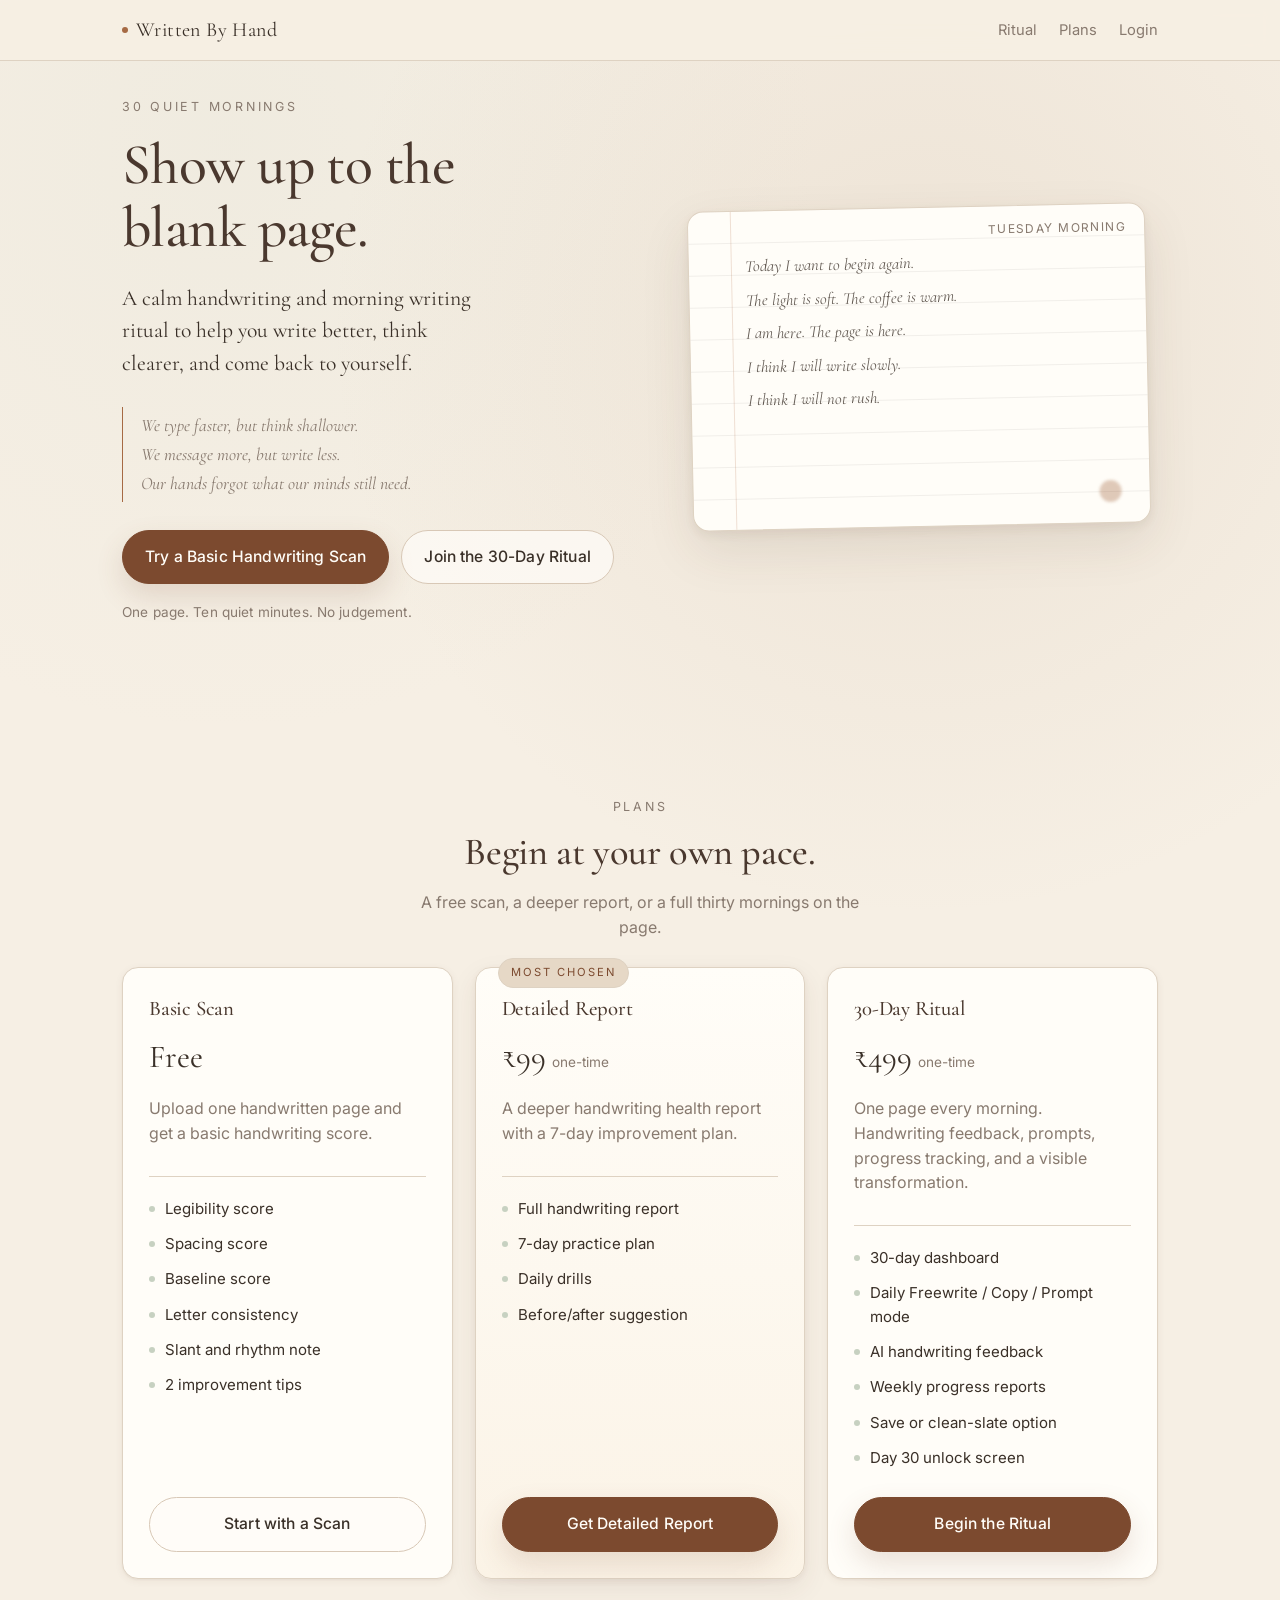
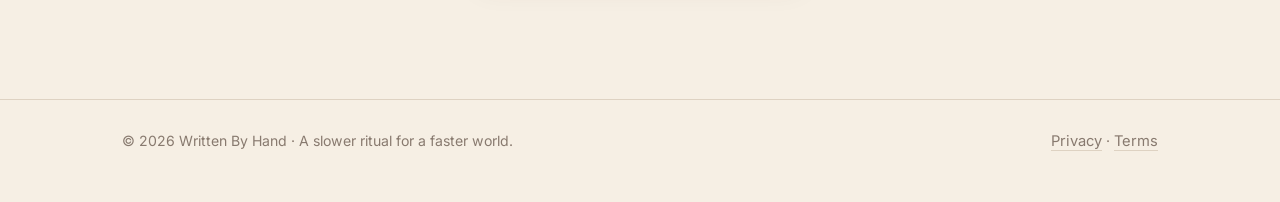
<file: index.html>
<!DOCTYPE html>
<html lang="en">
<head>
  <meta charset="UTF-8" />
  <meta name="viewport" content="width=device-width, initial-scale=1.0" />
  <meta name="theme-color" content="#F7F1E8" />
  <title>Written By Hand — Show up to the blank page.</title>
  <meta name="description" content="A calm handwriting and morning writing ritual to help you write better, think clearer, and come back to yourself." />
  <link rel="preconnect" href="https://fonts.googleapis.com" />
  <link rel="preconnect" href="https://fonts.gstatic.com" crossorigin />
  <link href="https://fonts.googleapis.com/css2?family=Cormorant+Garamond:ital,wght@0,400;0,500;1,400&family=Inter:wght@400;500;600&display=swap" rel="stylesheet" />
  <link rel="stylesheet" href="css/styles.css" />
</head>
<body>
  <header class="site-header">
    <div class="container row">
      <a class="wordmark" href="index.html"><span class="dot"></span>Written By Hand</a>
      <nav class="nav-links">
        <a href="dashboard.html">Ritual</a>
        <a href="#plans">Plans</a>
        <a href="#login">Login</a>
      </nav>
    </div>
  </header>

  <main>
    <!-- Hero -->
    <section class="hero">
      <div class="container">
        <div class="grid">
          <div>
            <div class="eyebrow">30 Quiet Mornings</div>
            <h1>Show up to the<br/>blank page.</h1>
            <p class="lede">A calm handwriting and morning writing ritual to help you write better, think clearer, and come back to yourself.</p>

            <blockquote class="emotional">
              We type faster, but think shallower.<br/>
              We message more, but write less.<br/>
              Our hands forgot what our minds still need.
            </blockquote>

            <div class="cta-row">
              <a class="btn" href="scan.html">Try a Basic Handwriting Scan</a>
              <a class="btn secondary" href="dashboard.html">Join the 30-Day Ritual</a>
            </div>
            <p class="micro">One page. Ten quiet minutes. No judgement.</p>
          </div>

          <!-- Paper visual -->
          <div class="paper-stage" aria-hidden="true">
            <div class="paper">
              <div class="date">Tuesday morning</div>
              <div class="scribble">
                Today I want to begin again.<br/>
                The light is soft. The coffee is warm.<br/>
                I am here. The page is here.<br/>
                I think I will write slowly.<br/>
                I think I will not rush.<br/>
              </div>
              <div class="ink-blot"></div>
            </div>
          </div>
        </div>
      </div>
    </section>

    <!-- Plans -->
    <section id="plans">
      <div class="container">
        <div class="page-header">
          <div class="eyebrow">Plans</div>
          <h2>Begin at your own pace.</h2>
          <p>A free scan, a deeper report, or a full thirty mornings on the page.</p>
        </div>

        <div class="plans">
          <article class="plan">
            <h3>Basic Scan</h3>
            <div class="price">Free</div>
            <p class="desc">Upload one handwritten page and get a basic handwriting score.</p>
            <ul class="includes">
              <li>Legibility score</li>
              <li>Spacing score</li>
              <li>Baseline score</li>
              <li>Letter consistency</li>
              <li>Slant and rhythm note</li>
              <li>2 improvement tips</li>
            </ul>
            <a class="btn secondary" href="scan.html">Start with a Scan</a>
          </article>

          <article class="plan featured">
            <span class="tag">Most chosen</span>
            <h3>Detailed Report</h3>
            <div class="price">₹99<small>one-time</small></div>
            <p class="desc">A deeper handwriting health report with a 7-day improvement plan.</p>
            <ul class="includes">
              <li>Full handwriting report</li>
              <li>7-day practice plan</li>
              <li>Daily drills</li>
              <li>Before/after suggestion</li>
            </ul>
            <a class="btn" href="result.html">Get Detailed Report</a>
          </article>

          <article class="plan">
            <h3>30-Day Ritual</h3>
            <div class="price">₹499<small>one-time</small></div>
            <p class="desc">One page every morning. Handwriting feedback, prompts, progress tracking, and a visible transformation.</p>
            <ul class="includes">
              <li>30-day dashboard</li>
              <li>Daily Freewrite / Copy / Prompt mode</li>
              <li>AI handwriting feedback</li>
              <li>Weekly progress reports</li>
              <li>Save or clean-slate option</li>
              <li>Day 30 unlock screen</li>
            </ul>
            <a class="btn" href="dashboard.html">Begin the Ritual</a>
          </article>
        </div>
      </div>
    </section>
  </main>

  <footer class="site-footer">
    <div class="container row">
      <div>© <span data-year></span> Written By Hand · A slower ritual for a faster world.</div>
      <div><a class="subtle-link" href="#">Privacy</a> · <a class="subtle-link" href="#">Terms</a></div>
    </div>
  </footer>

  <script src="js/app.js"></script>
</body>
</html>
</file>
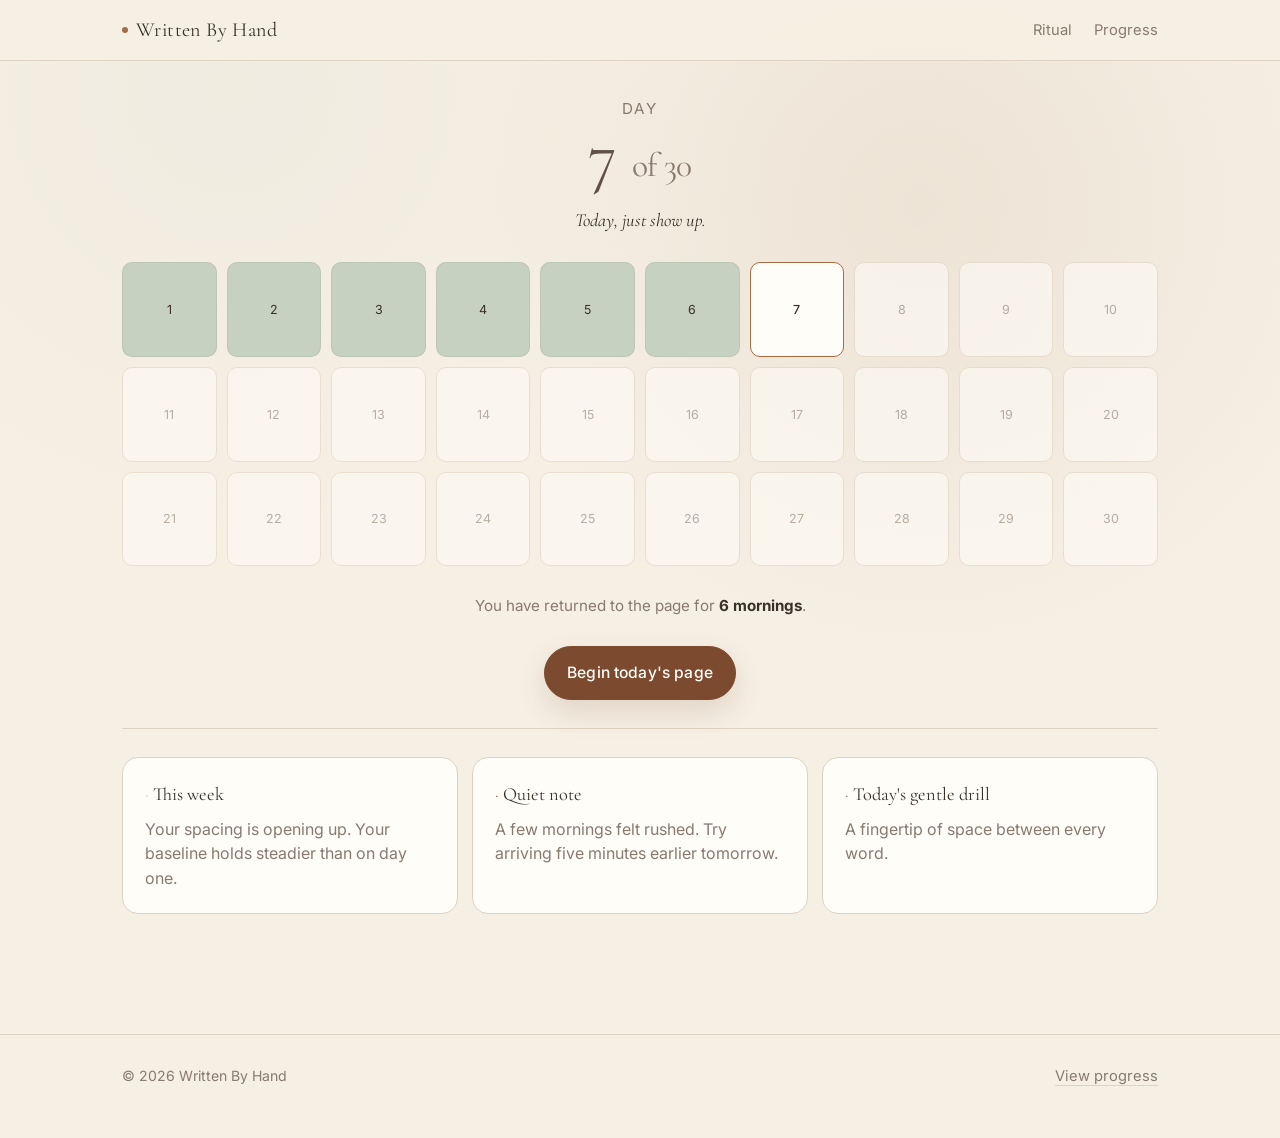
<file: dashboard.html>
<!DOCTYPE html>
<html lang="en">
<head>
  <meta charset="UTF-8" />
  <meta name="viewport" content="width=device-width, initial-scale=1.0" />
  <meta name="theme-color" content="#F7F1E8" />
  <title>Day 7 of 30 — Written By Hand</title>
  <link rel="preconnect" href="https://fonts.googleapis.com" />
  <link rel="preconnect" href="https://fonts.gstatic.com" crossorigin />
  <link href="https://fonts.googleapis.com/css2?family=Cormorant+Garamond:ital,wght@0,400;0,500;1,400&family=Inter:wght@400;500;600&display=swap" rel="stylesheet" />
  <link rel="stylesheet" href="css/styles.css" />
</head>
<body>
  <header class="site-header">
    <div class="container row">
      <a class="wordmark" href="index.html"><span class="dot"></span>Written By Hand</a>
      <nav class="nav-links">
        <a href="dashboard.html">Ritual</a>
        <a href="progress.html">Progress</a>
      </nav>
    </div>
  </header>

  <main class="page">
    <div class="container">
      <div class="ritual-head">
        <div class="of">Day</div>
        <div class="day">7 <span style="color: var(--muted); font-size: 0.5em;">of 30</span></div>
        <p class="ritual-quote">Today, just show up.</p>
      </div>

      <div class="calendar" aria-label="30-day ritual calendar">
        <!-- 1..30 cells -->
        <div class="cell done">1</div>
        <div class="cell done">2</div>
        <div class="cell done">3</div>
        <div class="cell done">4</div>
        <div class="cell done">5</div>
        <div class="cell done">6</div>
        <div class="cell today">7</div>
        <div class="cell future">8</div>
        <div class="cell future">9</div>
        <div class="cell future">10</div>
        <div class="cell future">11</div>
        <div class="cell future">12</div>
        <div class="cell future">13</div>
        <div class="cell future">14</div>
        <div class="cell future">15</div>
        <div class="cell future">16</div>
        <div class="cell future">17</div>
        <div class="cell future">18</div>
        <div class="cell future">19</div>
        <div class="cell future">20</div>
        <div class="cell future">21</div>
        <div class="cell future">22</div>
        <div class="cell future">23</div>
        <div class="cell future">24</div>
        <div class="cell future">25</div>
        <div class="cell future">26</div>
        <div class="cell future">27</div>
        <div class="cell future">28</div>
        <div class="cell future">29</div>
        <div class="cell future">30</div>
      </div>

      <p class="returns">You have returned to the page for <strong style="color: var(--ink);">6 mornings</strong>.</p>

      <div style="display:flex; justify-content:center; margin-top: 28px;">
        <a class="btn" href="modes.html">Begin today's page</a>
      </div>

      <div class="divider"></div>

      <div class="insights" style="margin-top: 0;">
        <div class="insight working">
          <div class="h">This week</div>
          <p class="muted" style="margin:0;">Your spacing is opening up. Your baseline holds steadier than on day one.</p>
        </div>
        <div class="insight improve">
          <div class="h">Quiet note</div>
          <p class="muted" style="margin:0;">A few mornings felt rushed. Try arriving five minutes earlier tomorrow.</p>
        </div>
        <div class="insight drill">
          <div class="h">Today's gentle drill</div>
          <p class="muted" style="margin:0;">A fingertip of space between every word.</p>
        </div>
      </div>
    </div>
  </main>

  <footer class="site-footer">
    <div class="container row">
      <div>© <span data-year></span> Written By Hand</div>
      <div><a class="subtle-link" href="progress.html">View progress</a></div>
    </div>
  </footer>

  <script src="js/app.js"></script>
</body>
</html>
</file>
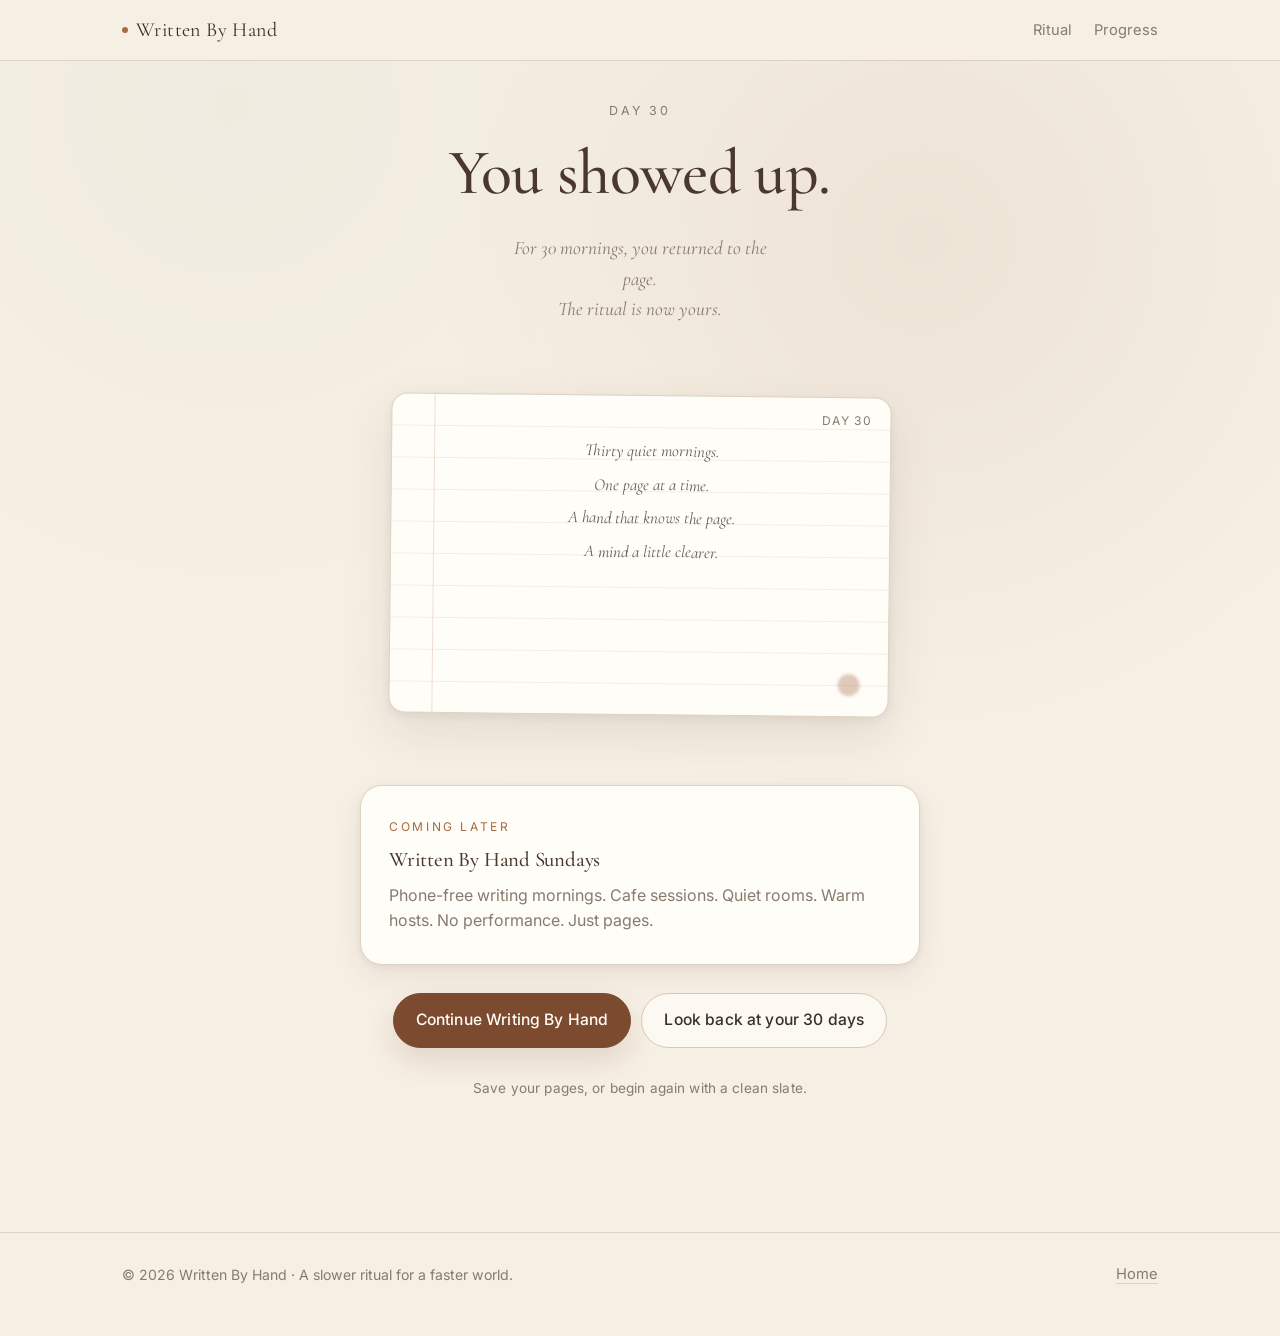
<file: day30.html>
<!DOCTYPE html>
<html lang="en">
<head>
  <meta charset="UTF-8" />
  <meta name="viewport" content="width=device-width, initial-scale=1.0" />
  <meta name="theme-color" content="#F7F1E8" />
  <title>You showed up. — Written By Hand</title>
  <link rel="preconnect" href="https://fonts.googleapis.com" />
  <link rel="preconnect" href="https://fonts.gstatic.com" crossorigin />
  <link href="https://fonts.googleapis.com/css2?family=Cormorant+Garamond:ital,wght@0,400;0,500;1,400&family=Inter:wght@400;500;600&display=swap" rel="stylesheet" />
  <link rel="stylesheet" href="css/styles.css" />
</head>
<body>
  <header class="site-header">
    <div class="container row">
      <a class="wordmark" href="index.html"><span class="dot"></span>Written By Hand</a>
      <nav class="nav-links">
        <a href="dashboard.html">Ritual</a>
        <a href="progress.html">Progress</a>
      </nav>
    </div>
  </header>

  <main class="page unlock">
    <div class="container">
      <div class="eyebrow">Day 30</div>
      <h1>You showed up.</h1>
      <p class="quiet">
        For 30 mornings, you returned to the page.<br/>
        The ritual is now yours.
      </p>

      <div class="paper-stage" style="max-width: 520px; margin: 0 auto 40px;" aria-hidden="true">
        <div class="paper" style="transform: rotate(0.6deg);">
          <div class="date">Day 30</div>
          <div class="scribble">
            Thirty quiet mornings.<br/>
            One page at a time.<br/>
            A hand that knows the page.<br/>
            A mind a little clearer.<br/>
          </div>
          <div class="ink-blot"></div>
        </div>
      </div>

      <div class="reveal">
        <div class="label">Coming later</div>
        <h3>Written By Hand Sundays</h3>
        <p>Phone-free writing mornings. Cafe sessions. Quiet rooms. Warm hosts. No performance. Just pages.</p>
      </div>

      <div class="row-actions" style="justify-content: center;">
        <a class="btn" href="dashboard.html">Continue Writing By Hand</a>
        <a class="btn secondary" href="progress.html">Look back at your 30 days</a>
      </div>

      <p class="micro" style="margin-top: 30px;">Save your pages, or begin again with a clean slate.</p>
    </div>
  </main>

  <footer class="site-footer">
    <div class="container row">
      <div>© <span data-year></span> Written By Hand · A slower ritual for a faster world.</div>
      <div><a class="subtle-link" href="index.html">Home</a></div>
    </div>
  </footer>

  <script src="js/app.js"></script>
</body>
</html>
</file>
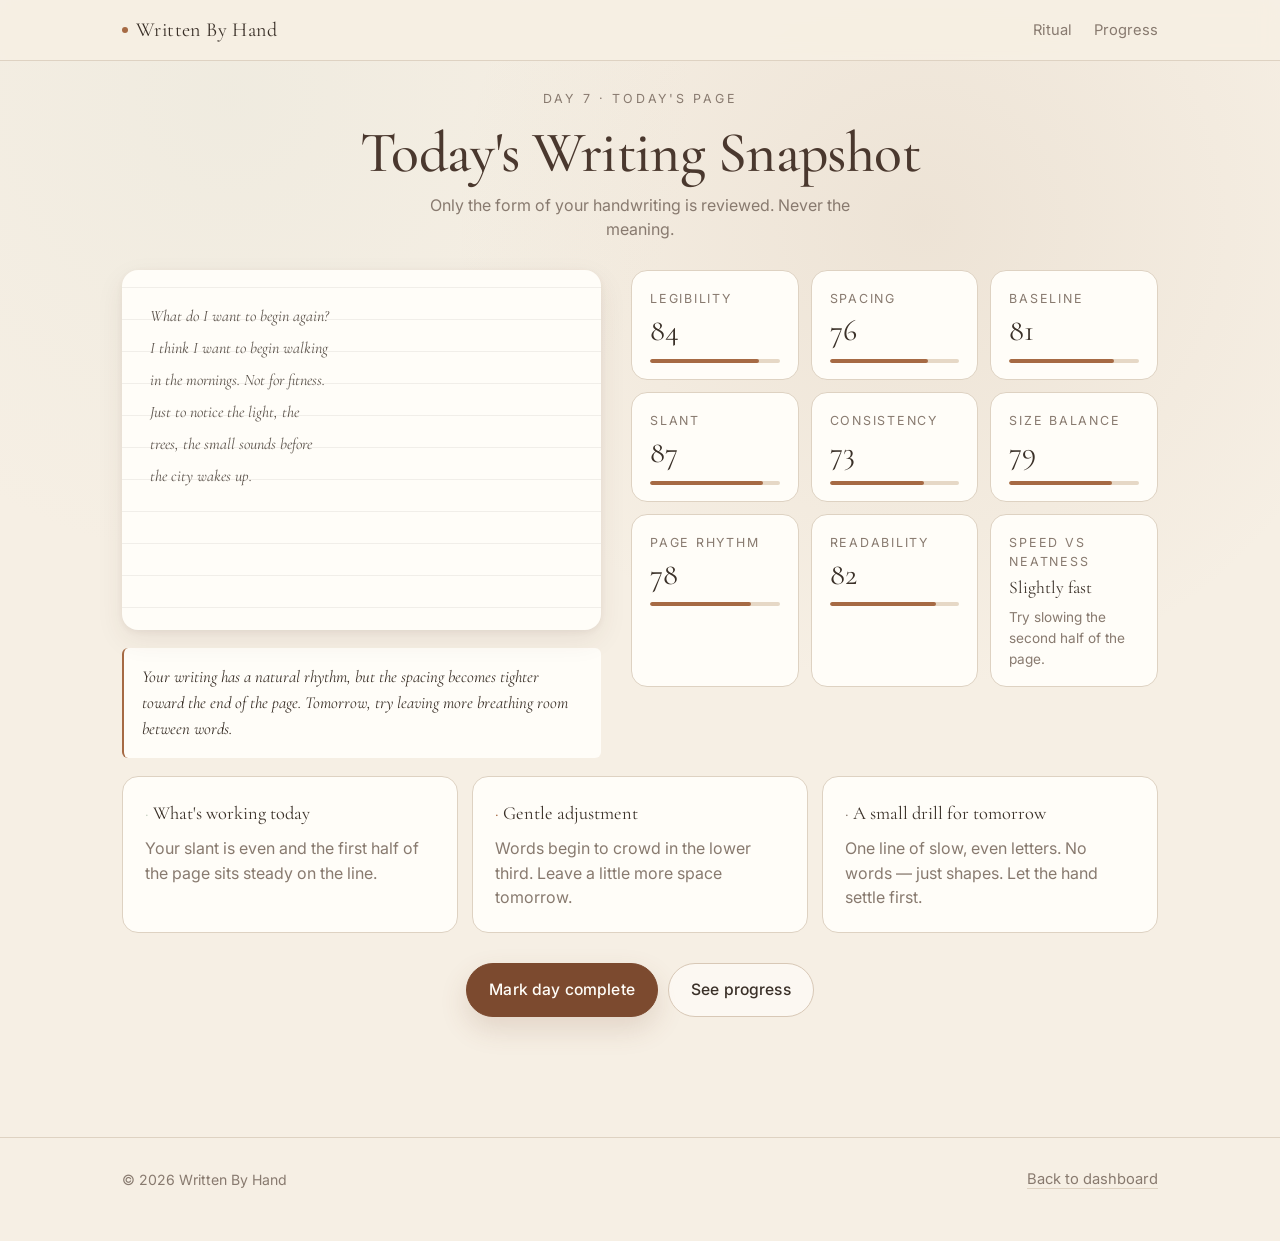
<file: feedback.html>
<!DOCTYPE html>
<html lang="en">
<head>
  <meta charset="UTF-8" />
  <meta name="viewport" content="width=device-width, initial-scale=1.0" />
  <meta name="theme-color" content="#F7F1E8" />
  <title>Today's Writing Snapshot — Written By Hand</title>
  <link rel="preconnect" href="https://fonts.googleapis.com" />
  <link rel="preconnect" href="https://fonts.gstatic.com" crossorigin />
  <link href="https://fonts.googleapis.com/css2?family=Cormorant+Garamond:ital,wght@0,400;0,500;1,400&family=Inter:wght@400;500;600&display=swap" rel="stylesheet" />
  <link rel="stylesheet" href="css/styles.css" />
</head>
<body>
  <header class="site-header">
    <div class="container row">
      <a class="wordmark" href="index.html"><span class="dot"></span>Written By Hand</a>
      <nav class="nav-links">
        <a href="dashboard.html">Ritual</a>
        <a href="progress.html">Progress</a>
      </nav>
    </div>
  </header>

  <main class="page">
    <div class="container">
      <div class="page-header">
        <div class="eyebrow">Day 7 · Today's page</div>
        <h1>Today's Writing Snapshot</h1>
        <p>Only the form of your handwriting is reviewed. Never the meaning.</p>
      </div>

      <div class="snapshot-grid">
        <div>
          <div class="snapshot-paper" aria-hidden="true">
            <div class="scribble">
              What do I want to begin again?<br/>
              I think I want to begin walking<br/>
              in the mornings. Not for fitness.<br/>
              Just to notice the light, the<br/>
              trees, the small sounds before<br/>
              the city wakes up.<br/>
            </div>
          </div>

          <div class="feedback-note">
            Your writing has a natural rhythm, but the spacing becomes tighter toward the end of the page. Tomorrow, try leaving more breathing room between words.
          </div>
        </div>

        <div>
          <div class="scores">
            <div class="score">
              <div class="label">Legibility</div>
              <div class="value">84</div>
              <div class="bar"><span style="width: 84%"></span></div>
            </div>
            <div class="score">
              <div class="label">Spacing</div>
              <div class="value">76</div>
              <div class="bar"><span style="width: 76%"></span></div>
            </div>
            <div class="score">
              <div class="label">Baseline</div>
              <div class="value">81</div>
              <div class="bar"><span style="width: 81%"></span></div>
            </div>
            <div class="score">
              <div class="label">Slant</div>
              <div class="value">87</div>
              <div class="bar"><span style="width: 87%"></span></div>
            </div>
            <div class="score">
              <div class="label">Consistency</div>
              <div class="value">73</div>
              <div class="bar"><span style="width: 73%"></span></div>
            </div>
            <div class="score">
              <div class="label">Size balance</div>
              <div class="value">79</div>
              <div class="bar"><span style="width: 79%"></span></div>
            </div>
            <div class="score">
              <div class="label">Page rhythm</div>
              <div class="value">78</div>
              <div class="bar"><span style="width: 78%"></span></div>
            </div>
            <div class="score">
              <div class="label">Readability</div>
              <div class="value">82</div>
              <div class="bar"><span style="width: 82%"></span></div>
            </div>
            <div class="score">
              <div class="label">Speed vs neatness</div>
              <div class="value" style="font-size: 1.1rem;">Slightly fast</div>
              <div class="note">Try slowing the second half of the page.</div>
            </div>
          </div>
        </div>
      </div>

      <div class="insights">
        <div class="insight working">
          <div class="h">What's working today</div>
          <p class="muted" style="margin:0;">Your slant is even and the first half of the page sits steady on the line.</p>
        </div>
        <div class="insight improve">
          <div class="h">Gentle adjustment</div>
          <p class="muted" style="margin:0;">Words begin to crowd in the lower third. Leave a little more space tomorrow.</p>
        </div>
        <div class="insight drill">
          <div class="h">A small drill for tomorrow</div>
          <p class="muted" style="margin:0;">One line of slow, even letters. No words — just shapes. Let the hand settle first.</p>
        </div>
      </div>

      <div class="row-actions" style="justify-content: center; margin-top: 30px;">
        <a class="btn" href="dashboard.html">Mark day complete</a>
        <a class="btn secondary" href="progress.html">See progress</a>
      </div>
    </div>
  </main>

  <footer class="site-footer">
    <div class="container row">
      <div>© <span data-year></span> Written By Hand</div>
      <div><a class="subtle-link" href="dashboard.html">Back to dashboard</a></div>
    </div>
  </footer>

  <script src="js/app.js"></script>
</body>
</html>
</file>
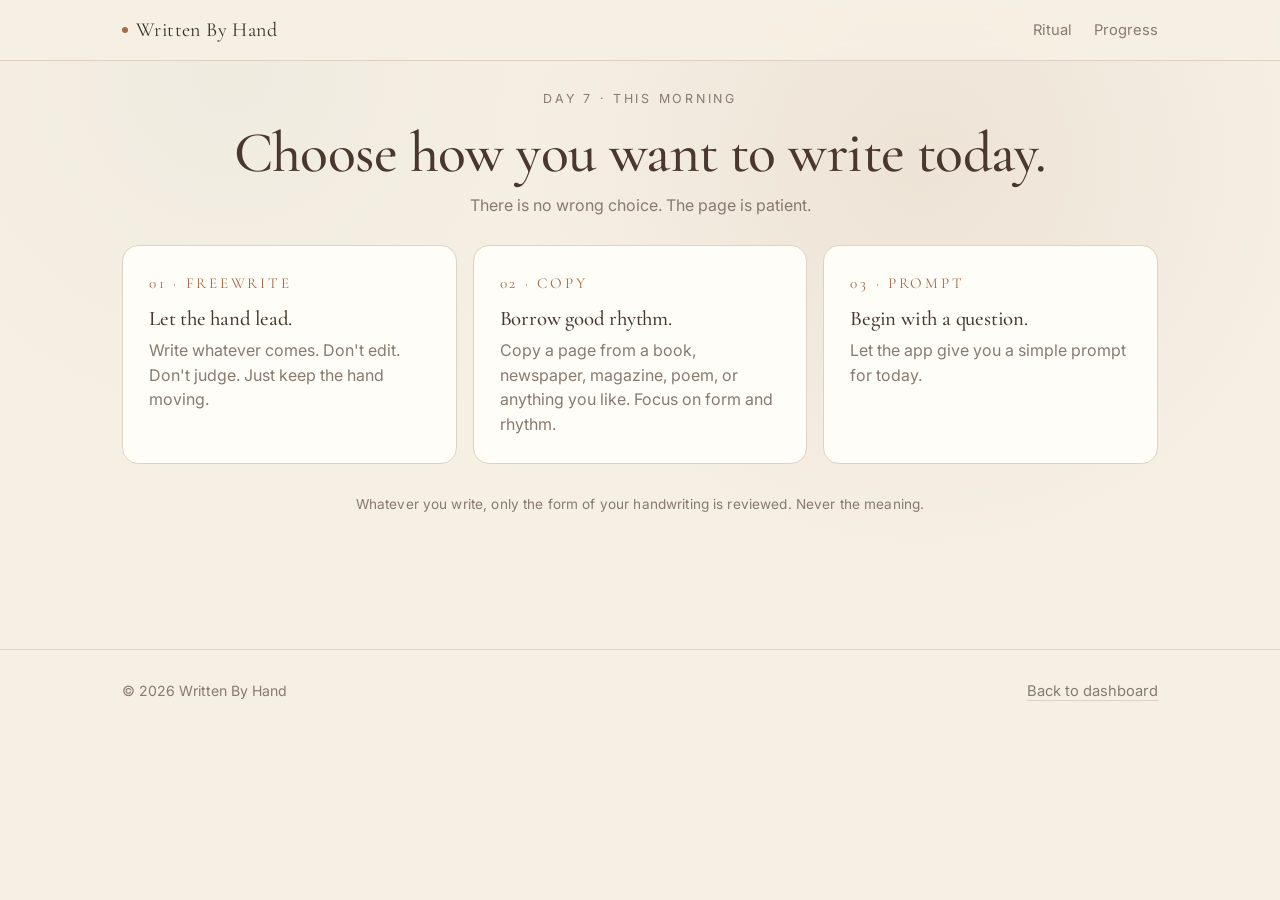
<file: modes.html>
<!DOCTYPE html>
<html lang="en">
<head>
  <meta charset="UTF-8" />
  <meta name="viewport" content="width=device-width, initial-scale=1.0" />
  <meta name="theme-color" content="#F7F1E8" />
  <title>How will you write today? — Written By Hand</title>
  <link rel="preconnect" href="https://fonts.googleapis.com" />
  <link rel="preconnect" href="https://fonts.gstatic.com" crossorigin />
  <link href="https://fonts.googleapis.com/css2?family=Cormorant+Garamond:ital,wght@0,400;0,500;1,400&family=Inter:wght@400;500;600&display=swap" rel="stylesheet" />
  <link rel="stylesheet" href="css/styles.css" />
</head>
<body>
  <header class="site-header">
    <div class="container row">
      <a class="wordmark" href="index.html"><span class="dot"></span>Written By Hand</a>
      <nav class="nav-links">
        <a href="dashboard.html">Ritual</a>
        <a href="progress.html">Progress</a>
      </nav>
    </div>
  </header>

  <main class="page">
    <div class="container">
      <div class="page-header">
        <div class="eyebrow">Day 7 · This morning</div>
        <h1>Choose how you want to write today.</h1>
        <p>There is no wrong choice. The page is patient.</p>
      </div>

      <div class="modes">
        <a class="mode" href="feedback.html">
          <div class="num">01 · Freewrite</div>
          <h3>Let the hand lead.</h3>
          <p>Write whatever comes. Don't edit. Don't judge. Just keep the hand moving.</p>
        </a>
        <a class="mode" href="feedback.html">
          <div class="num">02 · Copy</div>
          <h3>Borrow good rhythm.</h3>
          <p>Copy a page from a book, newspaper, magazine, poem, or anything you like. Focus on form and rhythm.</p>
        </a>
        <a class="mode" href="prompt.html">
          <div class="num">03 · Prompt</div>
          <h3>Begin with a question.</h3>
          <p>Let the app give you a simple prompt for today.</p>
        </a>
      </div>

      <p class="micro center" style="margin-top: 30px;">Whatever you write, only the form of your handwriting is reviewed. Never the meaning.</p>
    </div>
  </main>

  <footer class="site-footer">
    <div class="container row">
      <div>© <span data-year></span> Written By Hand</div>
      <div><a class="subtle-link" href="dashboard.html">Back to dashboard</a></div>
    </div>
  </footer>

  <script src="js/app.js"></script>
</body>
</html>
</file>
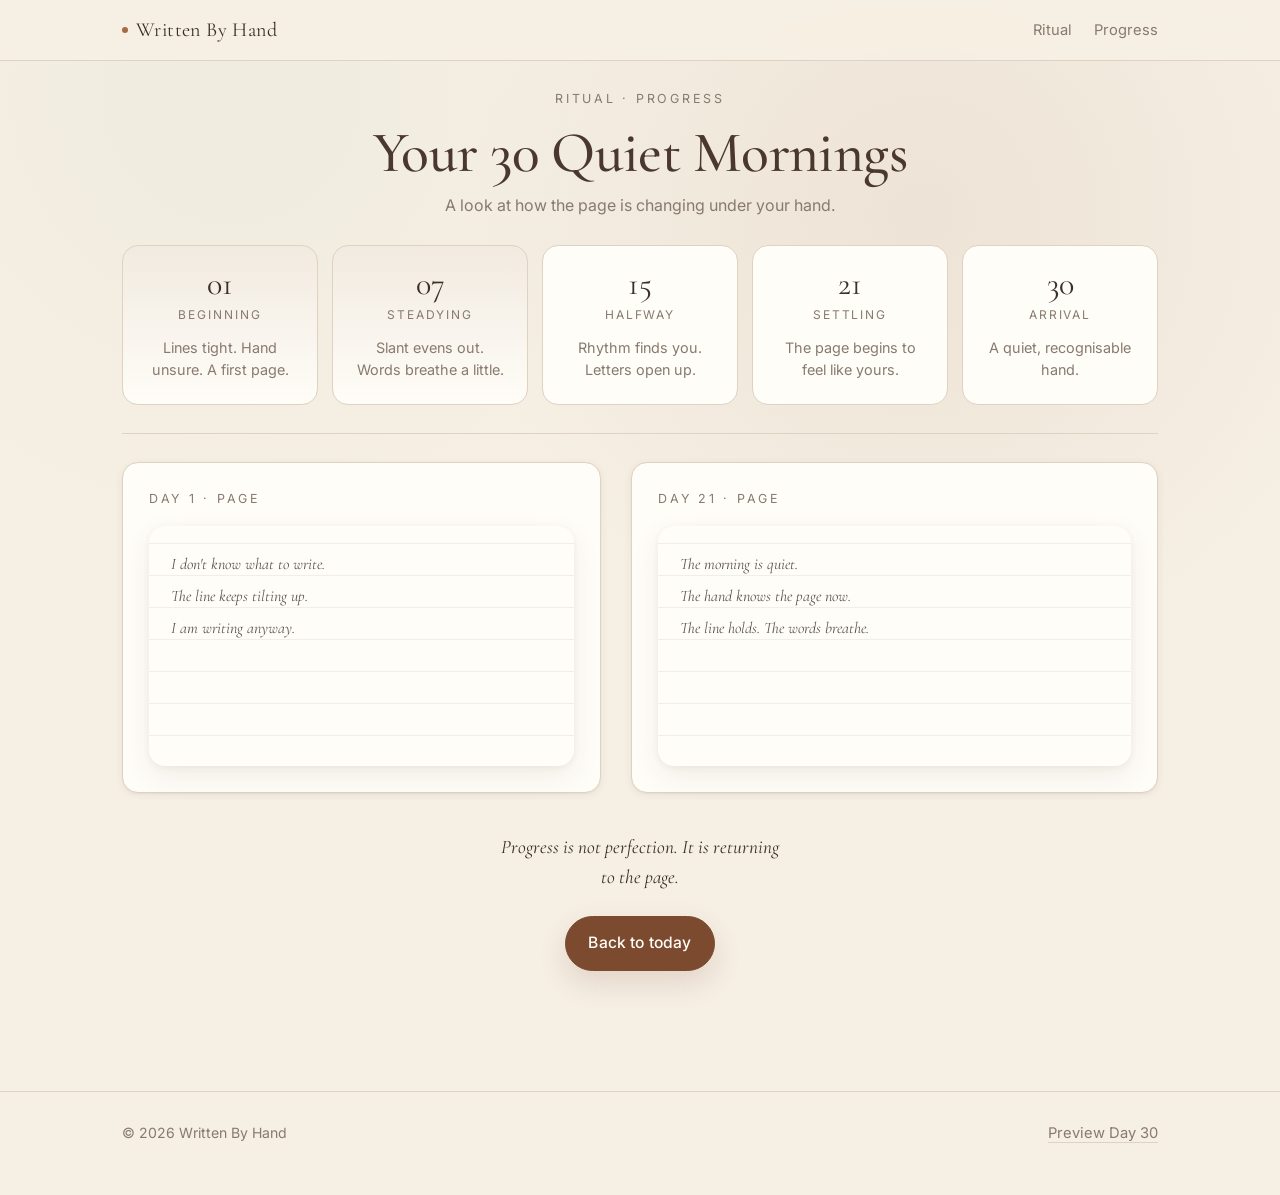
<file: progress.html>
<!DOCTYPE html>
<html lang="en">
<head>
  <meta charset="UTF-8" />
  <meta name="viewport" content="width=device-width, initial-scale=1.0" />
  <meta name="theme-color" content="#F7F1E8" />
  <title>Your 30 Quiet Mornings — Written By Hand</title>
  <link rel="preconnect" href="https://fonts.googleapis.com" />
  <link rel="preconnect" href="https://fonts.gstatic.com" crossorigin />
  <link href="https://fonts.googleapis.com/css2?family=Cormorant+Garamond:ital,wght@0,400;0,500;1,400&family=Inter:wght@400;500;600&display=swap" rel="stylesheet" />
  <link rel="stylesheet" href="css/styles.css" />
</head>
<body>
  <header class="site-header">
    <div class="container row">
      <a class="wordmark" href="index.html"><span class="dot"></span>Written By Hand</a>
      <nav class="nav-links">
        <a href="dashboard.html">Ritual</a>
        <a href="progress.html">Progress</a>
      </nav>
    </div>
  </header>

  <main class="page">
    <div class="container">
      <div class="page-header">
        <div class="eyebrow">Ritual · Progress</div>
        <h1>Your 30 Quiet Mornings</h1>
        <p>A look at how the page is changing under your hand.</p>
      </div>

      <div class="timeline">
        <div class="milestone done">
          <div class="d">01</div>
          <div class="lbl">Beginning</div>
          <div class="blurb">Lines tight. Hand unsure. A first page.</div>
        </div>
        <div class="milestone done">
          <div class="d">07</div>
          <div class="lbl">Steadying</div>
          <div class="blurb">Slant evens out. Words breathe a little.</div>
        </div>
        <div class="milestone">
          <div class="d">15</div>
          <div class="lbl">Halfway</div>
          <div class="blurb">Rhythm finds you. Letters open up.</div>
        </div>
        <div class="milestone">
          <div class="d">21</div>
          <div class="lbl">Settling</div>
          <div class="blurb">The page begins to feel like yours.</div>
        </div>
        <div class="milestone">
          <div class="d">30</div>
          <div class="lbl">Arrival</div>
          <div class="blurb">A quiet, recognisable hand.</div>
        </div>
      </div>

      <div class="divider"></div>

      <div class="snapshot-grid">
        <div class="card">
          <div class="eyebrow">Day 1 · Page</div>
          <div class="snapshot-paper" style="min-height: 240px; padding: 22px 22px 28px;" aria-hidden="true">
            <div class="scribble">
              I don't know what to write.<br/>
              The line keeps tilting up.<br/>
              I am writing anyway.<br/>
            </div>
          </div>
        </div>
        <div class="card">
          <div class="eyebrow">Day 21 · Page</div>
          <div class="snapshot-paper" style="min-height: 240px; padding: 22px 22px 28px;" aria-hidden="true">
            <div class="scribble">
              The morning is quiet.<br/>
              The hand knows the page now.<br/>
              The line holds. The words breathe.<br/>
            </div>
          </div>
        </div>
      </div>

      <p class="progress-quote">Progress is not perfection. It is returning to the page.</p>

      <div class="row-actions" style="justify-content: center; margin-top: 24px;">
        <a class="btn" href="dashboard.html">Back to today</a>
      </div>
    </div>
  </main>

  <footer class="site-footer">
    <div class="container row">
      <div>© <span data-year></span> Written By Hand</div>
      <div><a class="subtle-link" href="day30.html">Preview Day 30</a></div>
    </div>
  </footer>

  <script src="js/app.js"></script>
</body>
</html>
</file>
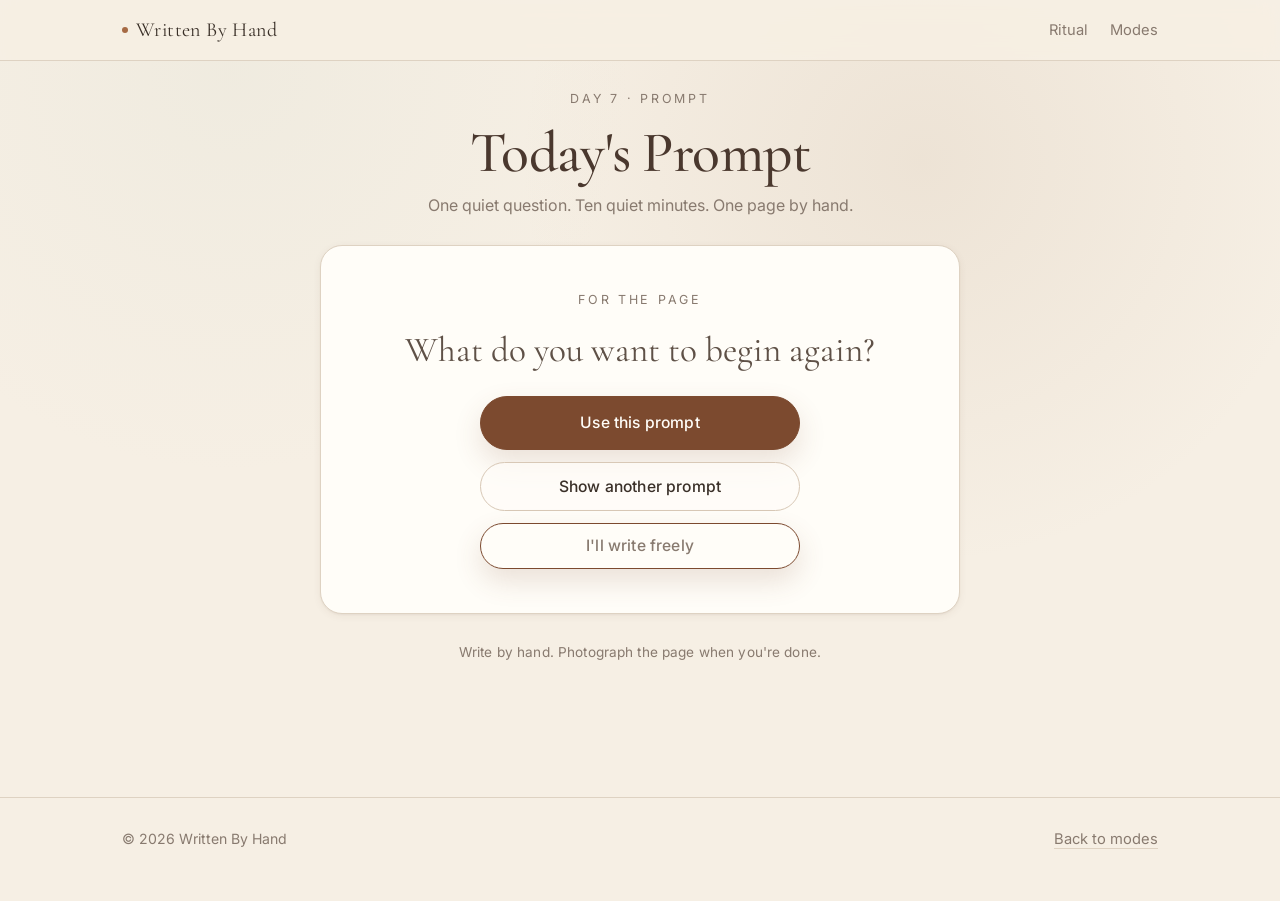
<file: prompt.html>
<!DOCTYPE html>
<html lang="en">
<head>
  <meta charset="UTF-8" />
  <meta name="viewport" content="width=device-width, initial-scale=1.0" />
  <meta name="theme-color" content="#F7F1E8" />
  <title>Today's Prompt — Written By Hand</title>
  <link rel="preconnect" href="https://fonts.googleapis.com" />
  <link rel="preconnect" href="https://fonts.gstatic.com" crossorigin />
  <link href="https://fonts.googleapis.com/css2?family=Cormorant+Garamond:ital,wght@0,400;0,500;1,400&family=Inter:wght@400;500;600&display=swap" rel="stylesheet" />
  <link rel="stylesheet" href="css/styles.css" />
</head>
<body>
  <header class="site-header">
    <div class="container row">
      <a class="wordmark" href="index.html"><span class="dot"></span>Written By Hand</a>
      <nav class="nav-links">
        <a href="dashboard.html">Ritual</a>
        <a href="modes.html">Modes</a>
      </nav>
    </div>
  </header>

  <main class="page">
    <div class="container">
      <div class="page-header">
        <div class="eyebrow">Day 7 · Prompt</div>
        <h1>Today's Prompt</h1>
        <p>One quiet question. Ten quiet minutes. One page by hand.</p>
      </div>

      <div class="prompt-card">
        <div class="eyebrow">For the page</div>
        <p class="q" data-prompt>What do you want to begin again?</p>
        <div class="prompt-actions">
          <a class="btn block" href="feedback.html">Use this prompt</a>
          <button class="btn secondary block" type="button" data-prompt-next>Show another prompt</button>
          <a class="btn ghost block" href="feedback.html">I'll write freely</a>
        </div>
      </div>

      <p class="micro center" style="margin-top: 28px;">Write by hand. Photograph the page when you're done.</p>
    </div>
  </main>

  <footer class="site-footer">
    <div class="container row">
      <div>© <span data-year></span> Written By Hand</div>
      <div><a class="subtle-link" href="modes.html">Back to modes</a></div>
    </div>
  </footer>

  <script src="js/app.js"></script>
</body>
</html>
</file>
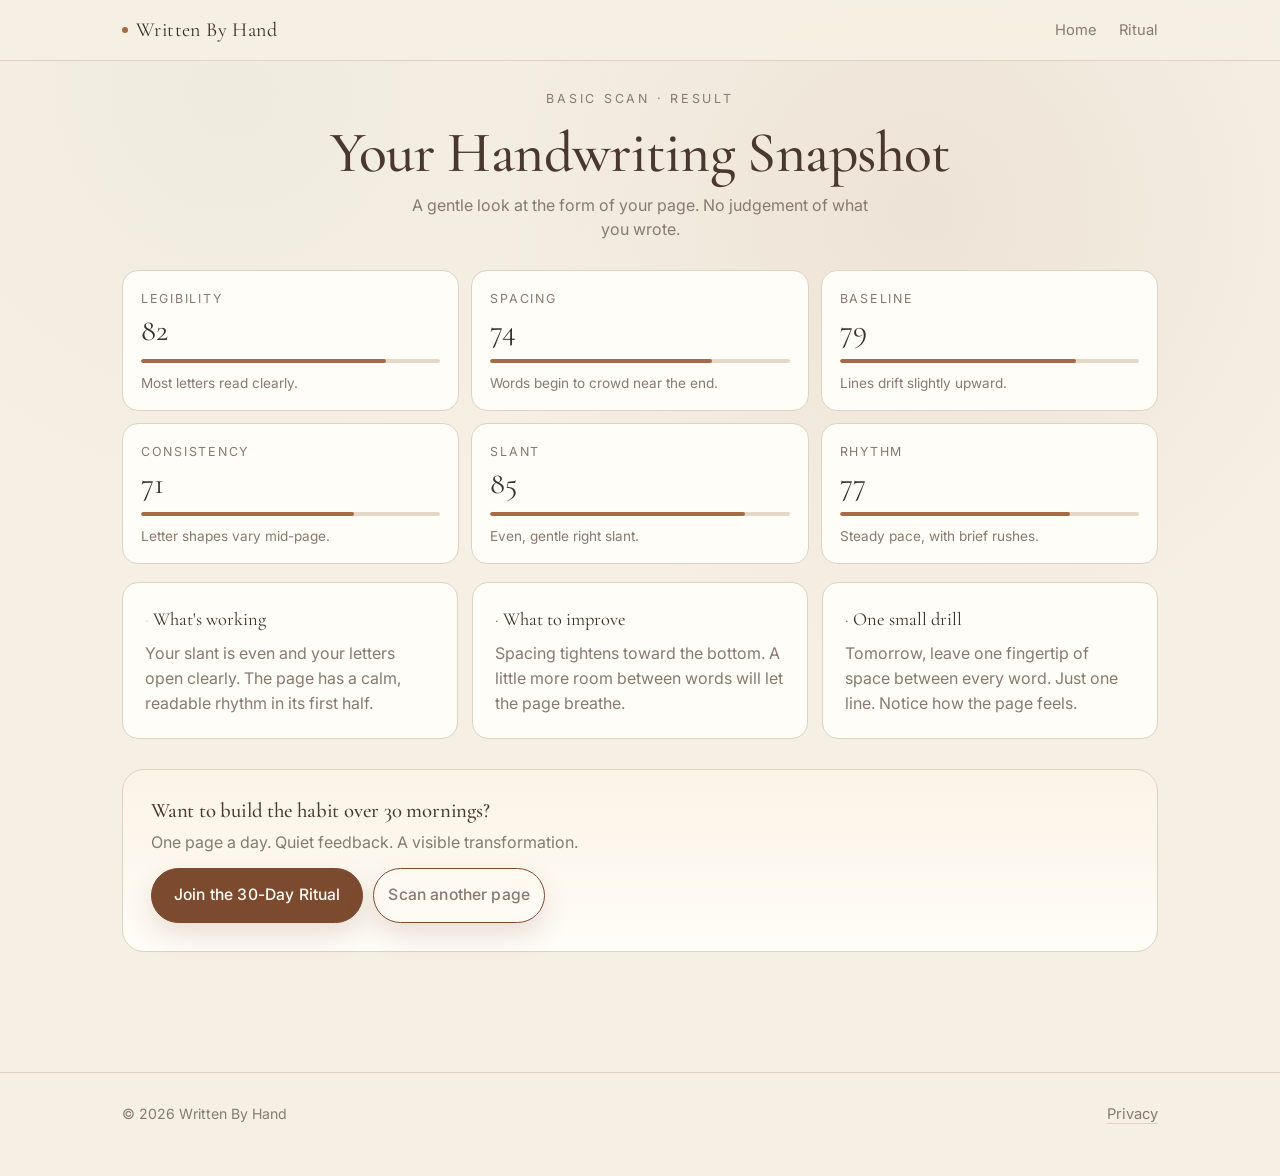
<file: result.html>
<!DOCTYPE html>
<html lang="en">
<head>
  <meta charset="UTF-8" />
  <meta name="viewport" content="width=device-width, initial-scale=1.0" />
  <meta name="theme-color" content="#F7F1E8" />
  <title>Your Handwriting Snapshot — Written By Hand</title>
  <link rel="preconnect" href="https://fonts.googleapis.com" />
  <link rel="preconnect" href="https://fonts.gstatic.com" crossorigin />
  <link href="https://fonts.googleapis.com/css2?family=Cormorant+Garamond:ital,wght@0,400;0,500;1,400&family=Inter:wght@400;500;600&display=swap" rel="stylesheet" />
  <link rel="stylesheet" href="css/styles.css" />
</head>
<body>
  <header class="site-header">
    <div class="container row">
      <a class="wordmark" href="index.html"><span class="dot"></span>Written By Hand</a>
      <nav class="nav-links">
        <a href="index.html">Home</a>
        <a href="dashboard.html">Ritual</a>
      </nav>
    </div>
  </header>

  <main class="page">
    <div class="container">
      <div class="page-header">
        <div class="eyebrow">Basic Scan · Result</div>
        <h1>Your Handwriting Snapshot</h1>
        <p>A gentle look at the form of your page. No judgement of what you wrote.</p>
      </div>

      <div class="scores">
        <div class="score">
          <div class="label">Legibility</div>
          <div class="value">82</div>
          <div class="bar"><span style="width: 82%"></span></div>
          <div class="note">Most letters read clearly.</div>
        </div>
        <div class="score">
          <div class="label">Spacing</div>
          <div class="value">74</div>
          <div class="bar"><span style="width: 74%"></span></div>
          <div class="note">Words begin to crowd near the end.</div>
        </div>
        <div class="score">
          <div class="label">Baseline</div>
          <div class="value">79</div>
          <div class="bar"><span style="width: 79%"></span></div>
          <div class="note">Lines drift slightly upward.</div>
        </div>
        <div class="score">
          <div class="label">Consistency</div>
          <div class="value">71</div>
          <div class="bar"><span style="width: 71%"></span></div>
          <div class="note">Letter shapes vary mid-page.</div>
        </div>
        <div class="score">
          <div class="label">Slant</div>
          <div class="value">85</div>
          <div class="bar"><span style="width: 85%"></span></div>
          <div class="note">Even, gentle right slant.</div>
        </div>
        <div class="score">
          <div class="label">Rhythm</div>
          <div class="value">77</div>
          <div class="bar"><span style="width: 77%"></span></div>
          <div class="note">Steady pace, with brief rushes.</div>
        </div>
      </div>

      <div class="insights">
        <div class="insight working">
          <div class="h">What's working</div>
          <p class="muted" style="margin:0;">Your slant is even and your letters open clearly. The page has a calm, readable rhythm in its first half.</p>
        </div>
        <div class="insight improve">
          <div class="h">What to improve</div>
          <p class="muted" style="margin:0;">Spacing tightens toward the bottom. A little more room between words will let the page breathe.</p>
        </div>
        <div class="insight drill">
          <div class="h">One small drill</div>
          <p class="muted" style="margin:0;">Tomorrow, leave one fingertip of space between every word. Just one line. Notice how the page feels.</p>
        </div>
      </div>

      <div class="banner">
        <div>
          <h3>Want to build the habit over 30 mornings?</h3>
          <p class="muted" style="margin: 6px 0 0;">One page a day. Quiet feedback. A visible transformation.</p>
        </div>
        <div class="row-actions">
          <a class="btn" href="dashboard.html">Join the 30-Day Ritual</a>
          <a class="btn ghost" href="scan.html">Scan another page</a>
        </div>
      </div>
    </div>
  </main>

  <footer class="site-footer">
    <div class="container row">
      <div>© <span data-year></span> Written By Hand</div>
      <div><a class="subtle-link" href="#">Privacy</a></div>
    </div>
  </footer>

  <script src="js/app.js"></script>
</body>
</html>
</file>
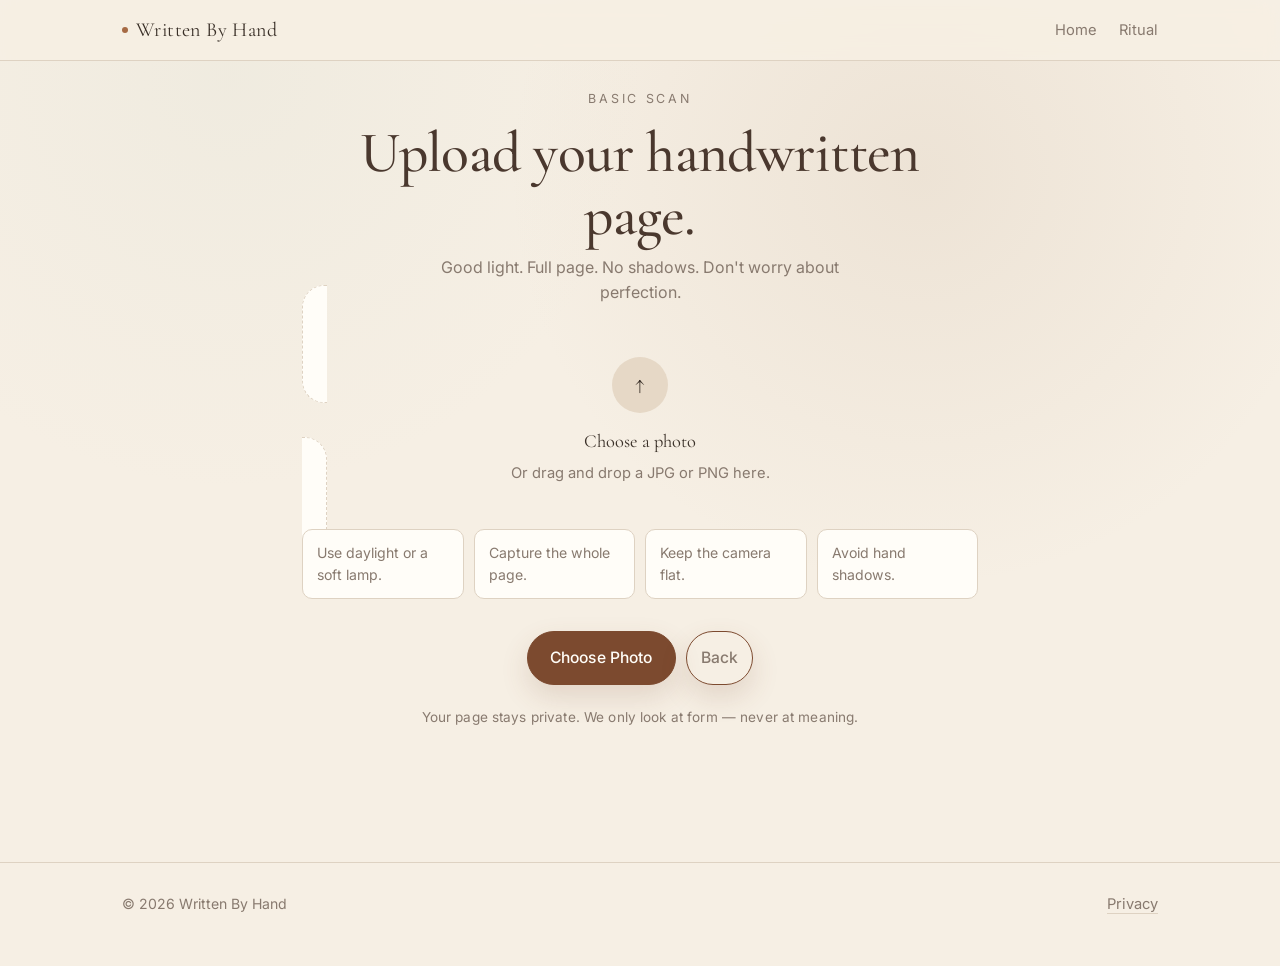
<file: scan.html>
<!DOCTYPE html>
<html lang="en">
<head>
  <meta charset="UTF-8" />
  <meta name="viewport" content="width=device-width, initial-scale=1.0" />
  <meta name="theme-color" content="#F7F1E8" />
  <title>Upload your page — Written By Hand</title>
  <link rel="preconnect" href="https://fonts.googleapis.com" />
  <link rel="preconnect" href="https://fonts.gstatic.com" crossorigin />
  <link href="https://fonts.googleapis.com/css2?family=Cormorant+Garamond:ital,wght@0,400;0,500;1,400&family=Inter:wght@400;500;600&display=swap" rel="stylesheet" />
  <link rel="stylesheet" href="css/styles.css" />
</head>
<body>
  <header class="site-header">
    <div class="container row">
      <a class="wordmark" href="index.html"><span class="dot"></span>Written By Hand</a>
      <nav class="nav-links">
        <a href="index.html">Home</a>
        <a href="dashboard.html">Ritual</a>
      </nav>
    </div>
  </header>

  <main class="page">
    <div class="container" style="max-width: 720px;">
      <div class="page-header">
        <div class="eyebrow">Basic Scan</div>
        <h1>Upload your handwritten page.</h1>
        <p>Good light. Full page. No shadows. Don't worry about perfection.</p>
      </div>

      <label class="dropzone" data-dropzone>
        <div class="icon">↑</div>
        <div data-dz-label style="font-family: var(--font-serif); font-size: 1.15rem; color: var(--ink);">Choose a photo</div>
        <p>Or drag and drop a JPG or PNG here.</p>
        <input type="file" accept="image/*" />
      </label>

      <div class="tips">
        <div class="tip">Use daylight or a soft lamp.</div>
        <div class="tip">Capture the whole page.</div>
        <div class="tip">Keep the camera flat.</div>
        <div class="tip">Avoid hand shadows.</div>
      </div>

      <div class="row-actions" style="justify-content: center; margin-top: 32px;">
        <a class="btn" href="result.html">Choose Photo</a>
        <a class="btn ghost" href="index.html">Back</a>
      </div>

      <p class="micro center" style="margin-top: 22px;">Your page stays private. We only look at form — never at meaning.</p>
    </div>
  </main>

  <footer class="site-footer">
    <div class="container row">
      <div>© <span data-year></span> Written By Hand</div>
      <div><a class="subtle-link" href="#">Privacy</a></div>
    </div>
  </footer>

  <script src="js/app.js"></script>
</body>
</html>
</file>
<file: css/styles.css>
/* Written By Hand — calm, paper-first UI */

:root {
  --paper: #F6EFE4;
  --ivory: #FFFDF8;
  --ink: #3A3028;
  --ink-soft: #5F5147;
  --muted: #887A6F;
  --clay: #A66A44;
  --clay-deep: #7C4A2F;
  --terracotta: #B87954;
  --sage: #C7D1C1;
  --sand: #E6D8C6;
  --line: #DED2C2;
  --shadow: rgba(80, 56, 37, 0.10);
  --shadow-sm: 0 1px 2px rgba(80, 56, 37, 0.05), 0 2px 8px rgba(80, 56, 37, 0.06);
  --shadow-md: 0 2px 6px rgba(80, 56, 37, 0.06), 0 10px 28px rgba(80, 56, 37, 0.08);
  --shadow-lg: 0 4px 10px rgba(80, 56, 37, 0.07), 0 20px 50px rgba(80, 56, 37, 0.10);
  --radius-sm: 10px;
  --radius: 16px;
  --radius-lg: 22px;
  --font-serif: "Cormorant Garamond", "EB Garamond", Georgia, "Times New Roman", serif;
  --font-sans: "Inter", -apple-system, BlinkMacSystemFont, "Segoe UI", Roboto, "Helvetica Neue", Arial, sans-serif;
  --max: 1080px;
}

* { box-sizing: border-box; }

html, body {
  margin: 0;
  padding: 0;
  color: #5F5147;
  font-family: var(--font-sans);
  font-size: 16px;
  line-height: 1.55;
  -webkit-font-smoothing: antialiased;
  -moz-osx-font-smoothing: grayscale;
}

body {
  background:
    radial-gradient(circle at 72% 18%, rgba(191, 165, 138, 0.16), transparent 34%),
    radial-gradient(circle at 18% 8%, rgba(201, 212, 197, 0.14), transparent 30%),
    #F6EFE4;
  min-height: 100vh;
}

a { color: var(--ink); text-decoration: none; }
a:hover { opacity: 0.75; }

img { max-width: 100%; display: block; }

h1, h2, h3, h4 {
  font-family: var(--font-serif);
  font-weight: 500;
  color: #4A382E;
  letter-spacing: -0.01em;
  margin: 0 0 0.4em;
}

h1 { font-size: clamp(2.2rem, 6vw, 3.6rem); line-height: 1.08; }
h2 { font-size: clamp(1.6rem, 4.2vw, 2.4rem); line-height: 1.15; }
h3 { font-size: 1.3rem; line-height: 1.25; }

/* Stronger override for the hero — warm ink, never black */
.hero h1,
.hero-title,
h1.hero-title,
.headline,
.display,
.serif {
  color: #4A382E;
}

p { margin: 0 0 1em; color: #5F5147; }
.muted { color: #887A6F; }
.center { text-align: center; }

.container {
  width: 100%;
  max-width: var(--max);
  margin: 0 auto;
  padding: 0 22px;
}

/* Header */
.site-header {
  position: sticky;
  top: 0;
  z-index: 20;
  background: rgba(246, 239, 228, 0.88);
  backdrop-filter: saturate(140%) blur(10px);
  -webkit-backdrop-filter: saturate(140%) blur(10px);
  border-bottom: 1px solid var(--line);
}
.site-header .row {
  display: flex;
  align-items: center;
  justify-content: space-between;
  height: 60px;
}
.wordmark {
  font-family: var(--font-serif);
  font-size: 1.25rem;
  letter-spacing: 0.02em;
  color: var(--ink);
  display: inline-flex;
  align-items: center;
  gap: 8px;
}
.wordmark .dot {
  width: 6px; height: 6px; border-radius: 50%;
  background: var(--clay);
  display: inline-block;
}
.nav-links {
  display: flex;
  gap: 22px;
  font-size: 0.92rem;
  color: var(--muted);
}
.nav-links a { color: var(--muted); }
.nav-links a:hover { color: var(--ink); opacity: 1; }

/* Buttons */
.btn {
  display: inline-flex;
  align-items: center;
  justify-content: center;
  gap: 8px;
  padding: 14px 22px;
  border-radius: 999px;
  border: 1px solid transparent;
  font-family: var(--font-sans);
  font-size: 0.98rem;
  font-weight: 500;
  letter-spacing: 0.01em;
  cursor: pointer;
  transition: transform 120ms ease, background 200ms ease, color 200ms ease, box-shadow 200ms ease;
  text-decoration: none;
  background: #7C4A2F;
  color: #FFFDF8;
  border-color: #7C4A2F;
  box-shadow: 0 12px 28px rgba(124, 74, 47, 0.16);
}
.btn:hover { transform: translateY(-1px); background: #6D3F29; opacity: 1; box-shadow: 0 14px 32px rgba(124, 74, 47, 0.20); }
.btn:active { transform: translateY(0); }
.btn.secondary {
  background: rgba(255, 253, 248, 0.72);
  color: #3A3028;
  border: 1px solid #D8C8B6;
  box-shadow: none;
}
.btn.secondary:hover { background: rgba(255, 253, 248, 0.92); border-color: var(--clay); }
.btn.ghost {
  background: transparent;
  color: var(--muted);
  padding: 10px 14px;
}
.btn.block { width: 100%; }

/* Sections */
section { padding: 56px 0; }
@media (min-width: 720px) { section { padding: 80px 0; } }

.eyebrow {
  font-size: 0.78rem;
  letter-spacing: 0.22em;
  text-transform: uppercase;
  color: var(--muted);
  margin-bottom: 18px;
}

/* Hero */
.hero {
  padding-top: 36px;
}
.hero .grid {
  display: grid;
  grid-template-columns: 1fr;
  gap: 40px;
  align-items: center;
}
@media (min-width: 900px) {
  .hero .grid { grid-template-columns: 1.05fr 1fr; gap: 56px; }
}
.hero .lede {
  font-family: var(--font-serif);
  font-size: clamp(1.15rem, 2vw, 1.35rem);
  color: var(--ink);
  max-width: 36ch;
  line-height: 1.5;
  margin-top: 0;
}
.emotional {
  font-family: var(--font-serif);
  font-style: italic;
  color: var(--muted);
  font-size: 1.1rem;
  line-height: 1.65;
  border-left: 1px solid var(--clay);
  padding: 4px 0 4px 18px;
  margin: 28px 0;
  max-width: 38ch;
}
.cta-row {
  display: flex;
  flex-wrap: wrap;
  gap: 12px;
  margin-top: 8px;
}
.micro {
  font-size: 0.85rem;
  color: var(--muted);
  margin-top: 18px;
  letter-spacing: 0.01em;
}

/* Paper card visual */
.paper-stage {
  position: relative;
  padding: 30px 10px;
}
.paper {
  background: var(--ivory);
  border-radius: var(--radius);
  box-shadow: var(--shadow-lg);
  padding: 38px 34px 44px;
  position: relative;
  transform: rotate(-1.2deg);
  border: 1px solid var(--line);
  background-image:
    linear-gradient(transparent 0, transparent calc(2.0em - 1px), rgba(58, 48, 40, 0.07) calc(2.0em - 1px), rgba(58, 48, 40, 0.07) 2.0em, transparent 2.0em);
  background-size: 100% 2.0em;
  background-position: 0 64px;
  min-height: 320px;
}
.paper::before {
  content: "";
  position: absolute;
  left: 42px;
  top: 0; bottom: 0;
  width: 1px;
  background: rgba(184, 121, 84, 0.22);
}
.paper .scribble {
  font-family: var(--font-serif);
  font-style: italic;
  color: var(--ink);
  opacity: 0.78;
  line-height: 2.0em;
  padding-left: 22px;
  font-size: 1.05rem;
}
.paper .date {
  position: absolute;
  top: 14px;
  right: 18px;
  font-size: 0.75rem;
  color: var(--muted);
  letter-spacing: 0.12em;
  text-transform: uppercase;
}
.paper .ink-blot {
  position: absolute;
  bottom: 20px;
  right: 28px;
  width: 22px;
  height: 22px;
  background: var(--clay);
  border-radius: 50%;
  filter: blur(1.5px);
  opacity: 0.35;
}

/* Pricing */
.plans {
  display: grid;
  grid-template-columns: 1fr;
  gap: 18px;
}
@media (min-width: 820px) { .plans { grid-template-columns: repeat(3, 1fr); gap: 22px; } }

.plan {
  background: var(--ivory);
  border-radius: var(--radius);
  padding: 28px 26px 26px;
  box-shadow: var(--shadow-sm);
  border: 1px solid var(--line);
  display: flex;
  flex-direction: column;
  position: relative;
}
.plan.featured {
  border: 1px solid var(--line);
  box-shadow: var(--shadow-md);
  background: linear-gradient(180deg, var(--ivory) 0%, #FBF3E6 100%);
}
.plan .tag {
  position: absolute;
  top: -10px;
  left: 22px;
  background: var(--sand);
  color: var(--clay-deep);
  font-size: 0.7rem;
  letter-spacing: 0.18em;
  text-transform: uppercase;
  padding: 5px 12px;
  border-radius: 999px;
  border: 1px solid var(--line);
}
.plan h3 { margin-bottom: 4px; }
.price {
  font-family: var(--font-serif);
  font-size: 2rem;
  color: var(--ink);
  margin: 6px 0 14px;
}
.price small { font-size: 0.85rem; color: var(--muted); font-family: var(--font-sans); margin-left: 6px; }
.plan p.desc { color: var(--muted); }
.includes {
  list-style: none;
  padding: 0;
  margin: 14px 0 22px;
  border-top: 1px solid var(--line);
  padding-top: 14px;
}
.includes li {
  display: flex;
  align-items: flex-start;
  gap: 10px;
  padding: 6px 0;
  font-size: 0.94rem;
  color: var(--ink);
}
.includes li::before {
  content: "";
  width: 6px; height: 6px;
  border-radius: 50%;
  background: var(--sage);
  margin-top: 9px;
  flex-shrink: 0;
}
.plan .btn { margin-top: auto; }

/* Generic cards */
.card {
  background: var(--ivory);
  border-radius: var(--radius);
  padding: 26px;
  box-shadow: var(--shadow-sm);
  border: 1px solid var(--line);
}
.card-lg { padding: 34px; }

/* Page shells */
.page {
  padding: 28px 0 80px;
}
.page-header {
  margin-bottom: 28px;
  text-align: center;
}
.page-header .eyebrow { margin-bottom: 14px; }
.page-header h1 { margin-bottom: 8px; }
.page-header p { color: var(--muted); max-width: 48ch; margin-inline: auto; }

/* Upload */
.dropzone {
  border: 1.5px dashed var(--line);
  border-radius: var(--radius-lg);
  background: var(--ivory);
  padding: 48px 24px;
  text-align: center;
  transition: background 200ms ease, border-color 200ms ease;
  cursor: pointer;
}
.dropzone:hover, .dropzone.drag {
  background: #FBF3E6;
  border-color: var(--clay);
}
.dropzone .icon {
  width: 56px; height: 56px;
  margin: 0 auto 14px;
  background: var(--sand);
  border-radius: 50%;
  display: flex; align-items: center; justify-content: center;
  color: var(--ink);
  font-family: var(--font-serif);
  font-size: 1.4rem;
}
.dropzone p { color: var(--muted); margin: 6px 0 0; font-size: 0.92rem; }
.dropzone input { display: none; }

.tips {
  display: grid;
  grid-template-columns: repeat(2, 1fr);
  gap: 10px;
  margin-top: 20px;
}
.tips .tip {
  background: var(--ivory);
  border: 1px solid var(--line);
  border-radius: var(--radius-sm);
  padding: 12px 14px;
  font-size: 0.88rem;
  color: var(--muted);
}
@media (min-width: 720px) { .tips { grid-template-columns: repeat(4, 1fr); } }

/* Score cards */
.scores {
  display: grid;
  grid-template-columns: repeat(2, 1fr);
  gap: 12px;
}
@media (min-width: 720px) { .scores { grid-template-columns: repeat(3, 1fr); } }
.score {
  background: var(--ivory);
  border: 1px solid var(--line);
  border-radius: var(--radius);
  padding: 18px 18px 16px;
}
.score .label {
  font-size: 0.78rem;
  letter-spacing: 0.14em;
  text-transform: uppercase;
  color: var(--muted);
  margin-bottom: 8px;
}
.score .value {
  font-family: var(--font-serif);
  font-size: 1.9rem;
  color: var(--ink);
  line-height: 1;
}
.score .bar {
  margin-top: 12px;
  height: 4px;
  background: var(--sand);
  border-radius: 999px;
  overflow: hidden;
}
.score .bar > span {
  display: block;
  height: 100%;
  background: var(--clay);
  border-radius: 999px;
}
.score .note {
  margin-top: 10px;
  font-size: 0.85rem;
  color: var(--muted);
}

/* Insight blocks */
.insights {
  display: grid;
  grid-template-columns: 1fr;
  gap: 14px;
  margin-top: 18px;
}
@media (min-width: 820px) { .insights { grid-template-columns: repeat(3, 1fr); } }
.insight {
  background: var(--ivory);
  border-radius: var(--radius);
  padding: 22px;
  border: 1px solid var(--line);
}
.insight .h {
  font-family: var(--font-serif);
  font-size: 1.15rem;
  color: var(--ink);
  margin-bottom: 8px;
}
.insight.working .h::before { content: "·  "; color: var(--sage); }
.insight.improve .h::before { content: "·  "; color: var(--clay); }
.insight.drill .h::before { content: "·  "; color: var(--muted); }

/* Upgrade banner */
.banner {
  margin-top: 30px;
  background: linear-gradient(180deg, #FBF3E6 0%, var(--ivory) 100%);
  border: 1px solid var(--line);
  border-radius: var(--radius-lg);
  padding: 28px;
  display: flex;
  flex-direction: column;
  gap: 14px;
  align-items: flex-start;
}
.banner h3 { margin: 0; }

/* Dashboard / Calendar */
.ritual-head {
  text-align: center;
  margin-bottom: 28px;
}
.ritual-head .day {
  font-family: var(--font-serif);
  font-size: clamp(2.8rem, 8vw, 4.2rem);
  letter-spacing: -0.01em;
  line-height: 1;
}
.ritual-head .of {
  color: var(--muted);
  font-size: 0.95rem;
  letter-spacing: 0.16em;
  text-transform: uppercase;
  margin-top: 8px;
}
.ritual-quote {
  font-family: var(--font-serif);
  font-style: italic;
  color: var(--ink);
  font-size: 1.15rem;
  text-align: center;
  margin: 18px auto 0;
  max-width: 36ch;
}

.calendar {
  display: grid;
  grid-template-columns: repeat(6, 1fr);
  gap: 8px;
  margin: 28px 0;
}
@media (min-width: 720px) { .calendar { grid-template-columns: repeat(10, 1fr); gap: 10px; } }
.cell {
  aspect-ratio: 1 / 1;
  background: var(--ivory);
  border: 1px solid var(--line);
  border-radius: 10px;
  display: flex;
  align-items: center;
  justify-content: center;
  font-size: 0.78rem;
  color: var(--muted);
  position: relative;
}
.cell.done {
  background: var(--sage);
  color: var(--ink);
  border-color: rgba(58, 48, 40, 0.07);
}
.cell.today {
  background: var(--ivory);
  border: 1.5px solid var(--clay);
  color: var(--ink);
  font-weight: 500;
}
.cell.future { opacity: 0.55; }

.returns {
  text-align: center;
  color: var(--muted);
  font-size: 0.95rem;
}

/* Mode selection */
.modes {
  display: grid;
  grid-template-columns: 1fr;
  gap: 16px;
}
@media (min-width: 820px) { .modes { grid-template-columns: repeat(3, 1fr); } }
.mode {
  background: var(--ivory);
  border: 1px solid var(--line);
  border-radius: var(--radius);
  padding: 26px;
  cursor: pointer;
  transition: transform 200ms ease, box-shadow 200ms ease, border-color 200ms ease;
  display: block;
  color: inherit;
}
.mode:hover { transform: translateY(-2px); box-shadow: var(--shadow-md); border-color: var(--clay); opacity: 1; }
.mode .num {
  font-family: var(--font-serif);
  font-size: 0.95rem;
  color: var(--clay);
  letter-spacing: 0.18em;
  text-transform: uppercase;
  margin-bottom: 10px;
}
.mode h3 { margin-bottom: 6px; }
.mode p { color: var(--muted); margin: 0; }

/* Prompt */
.prompt-card {
  background: var(--ivory);
  border: 1px solid var(--line);
  border-radius: var(--radius-lg);
  padding: 44px 32px;
  text-align: center;
  box-shadow: var(--shadow-sm);
  max-width: 640px;
  margin: 0 auto;
}
.prompt-card .q {
  font-family: var(--font-serif);
  font-size: clamp(1.6rem, 4vw, 2.2rem);
  line-height: 1.25;
  margin: 0 0 24px;
}
.prompt-actions {
  display: flex;
  flex-direction: column;
  gap: 10px;
  max-width: 320px;
  margin: 0 auto;
}
@media (min-width: 600px) { .prompt-actions { gap: 12px; } }

/* Feedback */
.snapshot-grid {
  display: grid;
  grid-template-columns: 1fr;
  gap: 22px;
}
@media (min-width: 900px) {
  .snapshot-grid { grid-template-columns: 1fr 1.1fr; gap: 30px; }
}
.snapshot-paper {
  background: var(--ivory);
  border-radius: var(--radius);
  box-shadow: var(--shadow-md);
  padding: 30px 28px 36px;
  position: relative;
  background-image:
    linear-gradient(transparent 0, transparent calc(2.0em - 1px), rgba(58, 48, 40, 0.07) calc(2.0em - 1px), rgba(58, 48, 40, 0.07) 2.0em, transparent 2.0em);
  background-size: 100% 2.0em;
  background-position: 0 50px;
  min-height: 360px;
}
.snapshot-paper .scribble {
  font-family: var(--font-serif);
  font-style: italic;
  line-height: 2.0em;
  color: var(--ink);
  opacity: 0.82;
}
.feedback-note {
  background: var(--ivory);
  border-left: 2px solid var(--clay);
  border-radius: 6px;
  padding: 16px 18px;
  margin-top: 18px;
  font-family: var(--font-serif);
  font-style: italic;
  color: var(--ink);
  font-size: 1.05rem;
  line-height: 1.55;
}

/* Progress */
.timeline {
  display: grid;
  grid-template-columns: 1fr;
  gap: 14px;
  margin-top: 28px;
}
@media (min-width: 820px) { .timeline { grid-template-columns: repeat(5, 1fr); } }
.milestone {
  background: var(--ivory);
  border: 1px solid var(--line);
  border-radius: var(--radius);
  padding: 22px 20px;
  text-align: center;
  position: relative;
}
.milestone .d {
  font-family: var(--font-serif);
  font-size: 2rem;
  color: var(--ink);
  line-height: 1;
}
.milestone .lbl {
  font-size: 0.75rem;
  letter-spacing: 0.16em;
  text-transform: uppercase;
  color: var(--muted);
  margin-top: 6px;
}
.milestone .blurb {
  margin-top: 12px;
  font-size: 0.9rem;
  color: var(--muted);
}
.milestone.done { background: linear-gradient(180deg, #F1EAE0 0%, var(--ivory) 100%); border-color: var(--line); }

.progress-quote {
  font-family: var(--font-serif);
  font-style: italic;
  text-align: center;
  font-size: 1.2rem;
  color: var(--ink);
  margin: 40px auto 0;
  max-width: 36ch;
}

/* Day 30 unlock */
.unlock {
  text-align: center;
  padding-top: 40px;
}
.unlock h1 {
  font-size: clamp(2.6rem, 7vw, 4rem);
}
.unlock .quiet {
  font-family: var(--font-serif);
  font-style: italic;
  color: var(--muted);
  font-size: 1.2rem;
  line-height: 1.6;
  max-width: 32ch;
  margin: 12px auto 40px;
}
.reveal {
  background: var(--ivory);
  border: 1px solid var(--line);
  border-radius: var(--radius-lg);
  padding: 32px 28px;
  max-width: 560px;
  margin: 0 auto 28px;
  box-shadow: var(--shadow-md);
  text-align: left;
}
.reveal .label {
  font-size: 0.75rem;
  letter-spacing: 0.22em;
  text-transform: uppercase;
  color: var(--clay);
  margin-bottom: 10px;
}
.reveal h3 { margin-bottom: 10px; }
.reveal p { color: var(--muted); margin: 0; }

/* Footer */
.site-footer {
  border-top: 1px solid var(--line);
  padding: 30px 0 50px;
  margin-top: 40px;
  color: var(--muted);
  font-size: 0.88rem;
}
.site-footer .row {
  display: flex;
  flex-wrap: wrap;
  justify-content: space-between;
  gap: 14px;
  align-items: center;
}

/* Utilities */
.stack > * + * { margin-top: 16px; }
.divider { height: 1px; background: var(--line); margin: 28px 0; }
.row-actions { display: flex; gap: 10px; flex-wrap: wrap; }
.subtle-link { color: var(--muted); text-decoration: underline; text-decoration-color: var(--line); text-underline-offset: 4px; font-size: 0.92rem; }
.subtle-link:hover { color: var(--ink); }

/* Reduce motion */
@media (prefers-reduced-motion: reduce) {
  * { transition: none !important; animation: none !important; }
}
</file>
